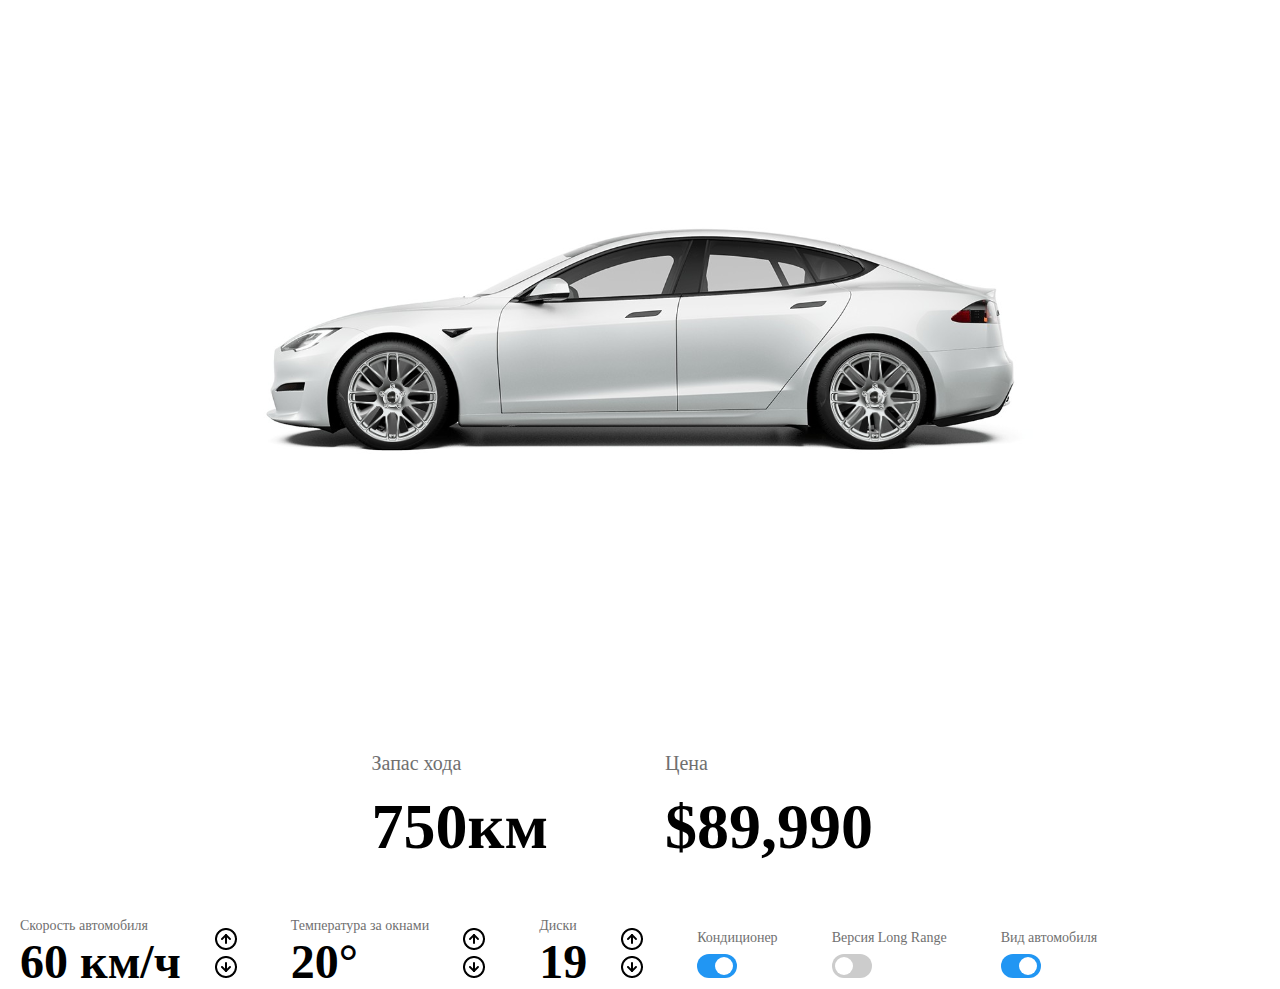
<file: index.html>
<!DOCTYPE html>
<html lang="en">

<head>
    <meta charset="UTF-8">
    <meta http-equiv="X-UA-Compatible" content="IE=edge">
    <meta name="viewport" content="width=device-width, initial-scale=1.0">
    <link rel="stylesheet" href="style.css">
    <title>tesla</title>
</head>

<body>
    <section class="container">
        <div class="main_box">
            <div class="images">
                <img src="./img/image 1.png" alt="">
                <div class="disk1 disks">
                    <img src="./img/tesla.png" alt="">
                </div>
                <div class="disk2 disks">
                    <img src="./img/tesla.png" alt="">
                </div>
            </div>
            <div class="about_car">
                <div>
                    <h3>Запас хода</h3>
                    <h2 id="power">750км</h2>
                </div>
                <div>
                    <h3>Цена</h3>
                    <h2 id="price">$89, 990</h2>
                </div>
            </div>
        </div>

        <div class="params_box">
            <div class="params_elem">
                <div>
                    <span class="title">Скорость автомобиля</span>
                    <div>
                        <div class="param">
                            <span id="speed">60 </span>
                        </div>
                    </div>
                </div>
                <div class="btns">
                    <button id="speed__btn" data-action="inc">
                        <img src="./img/image 3.png" alt="arrow-up">
                    </button>
                    <button id="speed__btn" data-action="dec">
                        <img src="./img/image 4.png" alt="arrow-down">
                    </button>
                </div>
            </div>
            <div class="params_elem">
                <div>
                    <span class="title">Температура за окнами</span>
                    <div>
                        <div class="param">
                            <span id="temp">20</span>
                        </div>
                    </div>
                </div>
                <div class="btns">
                    <button id="temp__btn" data-action="inc">
                        <img src="./img/image 3.png" alt="arrow-up">
                    </button>
                    <button id="temp__btn" data-action="dec">
                        <img src="./img/image 4.png" alt="arrow-down">
                    </button>
                </div>
            </div>
            <div class="params_elem">
                <div>
                    <span class="title">Диски</span>
                    <div>
                        <div class="param">
                            <span id="diskSize">19</span>

                        </div>
                    </div>
                </div>
                <div class="btns">
                    <button id="disk__btn" data-action="inc">
                        <img src="./img/image 3.png" alt="arrow-up">
                    </button>
                    <button id="disk__btn" data-action="dec">
                        <img src="./img/image 4.png" alt="arrow-down">
                    </button>
                </div>
            </div>

            <div class="params_elem">
                <div>
                    <span class="title">Кондиционер</span>
                    <div class="input">
                        <label class="switch">
                            <input type="checkbox" checked>
                            <span class="slider round"></span>
                        </label>
                    </div>
                </div>
            </div>
            <div class="params_elem">
                <div>
                    <span class="title">Версия Long Range</span>
                    <div class="switcher" id="version">
                        <div class="circle"></div>
                    </div>
                </div>
            </div>
            <div class="params_elem">
                <div>
                    <span class="title">Вид автомобиля</span>
                    <div class="input" id="view">
                        <label class="switch">
                            <input type="checkbox" checked>
                            <span class="slider round"></span>
                        </label>
                    </div>
                </div>
            </div>

        </div>

    </section>

    <script src="./script.js"></script>
</body>

</html>
</file>
<file: style.css>
* {
    padding: 0;
    margin: 0;
    box-sizing: border-box;
}

.container {
    max-width: 1240px;
    margin: 0 auto;
}

.main_box {
    display: flex;
    flex-direction: column;
    align-items: center;
}

.images {
    position: relative;
}

.disk1 img {
    position: absolute;
    bottom: 37%;
    left: 25.5%;
}

.disk2 img {
    position: absolute;
    bottom: 37%;
    right: 26.5%;
}

.main_box img {
    max-width: 100%;
    width: 1240px;
    height: 697px;
    background-repeat: no-repeat;
    object-fit: cover;
}

.about_car {
    width: 537px;
    height: 115px;
    display: flex;
    align-items: center;
    gap: 117px;
    margin-top: 50px;
}

.about_car div {
    display: flex;
    flex-direction: column;
    gap: 12px;
}

.about_car h3 {
    font-size: 20px;
    font-weight: 500;
    line-height: 24.26px;
    text-align: left;
    color: #707070;
}

.about_car h2 {
    font-size: 64px;
    font-weight: 700;
    line-height: 79.23px;
}

.params_box {
    display: flex;
    align-items: center;
    gap: 54px;
}

.params_elem {
    margin-top: 50px;
    display: flex;
    align-items: center;
    gap: 34px;

    .title {
        font-size: 14px;
        color: #707070;
        font-weight: 500;
    }

    .param {
        font-size: 48px;
        font-weight: 700;
    }

    .btns {
        display: flex;
        flex-direction: column;
        gap: 6px;

        button {
            width: 22px;
            height: 22px;
            background-color: transparent;
            border: none;
            cursor: pointer;

            img {
                width: 100%;
                height: 100%;
                object-fit: cover;
            }
        }
    }

    .switcher {
        width: 40px;
        height: 24px;
        background-color: #ccc;
        border-radius: 36px;
        margin-top: 8px;
        padding: 3px;

        .circle {
            width: 18px;
            height: 18px;
            border-radius: 36px;

            background-color: white;
            cursor: pointer;
        }
    }
}

.input {
    display: flex;
    flex-direction: column;
    margin-top: 8px;
}

.interior_clr {
    display: flex;
    justify-content: center;
    gap: 70px;
    height: 61px;
    margin-top: 50px;
}

.clr_option span {
    color: rgba(112, 112, 112, 1);
    font-size: 14px;
    font-weight: 500;
    line-height: 16.98px;
}

.clr_option {
    display: flex;
    flex-direction: column;
    margin-top: 33px;
    gap: 8px;
}

.color {
    display: flex;
    gap: 10px;
}

.color div {
    width: 30px;
    height: 30px;
    border-radius: 50%;
    cursor: pointer;
    border: 2px solid transparent;
    transition: border-color 0.3s;
}

.black {
    background-color: #000;
}

.white {
    background-color: #e9e7e7;
}

.beige {
    background-color: #e3d7c6;
}


.switch {
    position: relative;
    display: inline-block;
    width: 40px;
    height: 24px;
}

.switch input {
    opacity: 0;
    width: 0;
    height: 0;
}

.slider {
    position: absolute;
    cursor: pointer;
    top: 0;
    left: 0;
    right: 0;
    bottom: 0;
    background-color: #ccc;
    -webkit-transition: .4s;
    transition: .4s;
}

.slider:before {
    position: absolute;
    content: "";
    height: 26px;
    width: 26px;
    left: 3px;
    bottom: 3px;
    background-color: white;
    -webkit-transition: .4s;
    transition: .4s;
}

input:checked+.slider {
    background-color: #2196F3;
}

input:focus+.slider {
    box-shadow: 0 0 1px #2196F3;
}

input:checked+.slider:before {
    -webkit-transform: translateX(16px);
    -ms-transform: translateX(16px);
    transform: translateX(15px);
}

.slider.round {
    border-radius: 36px;
}

.slider.round:before {
    width: 18px;
    height: 18px;
    border-radius: 36px;
}

.disks img {
    width: 113px;
    height: 90px;

    animation: spin 1s linear infinite;
}


@keyframes spin {
    0% {
        transform: rotate(0deg);
    }
    100% {
        transform: rotate(-360deg);
    }
}
</file>
